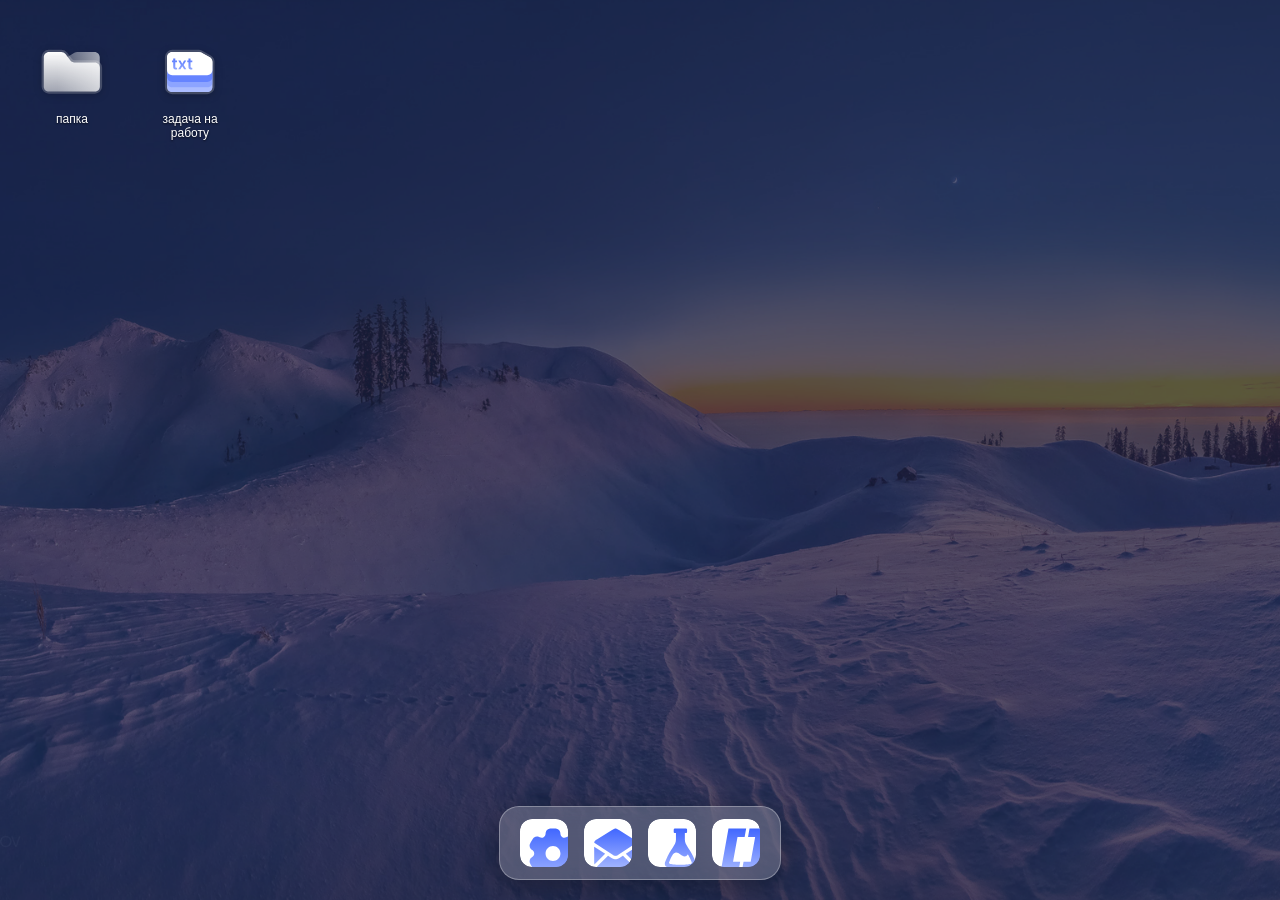
<file: index.html>
<!DOCTYPE html>
<html lang="ru">
<head>
    <meta charset="UTF-8">
    <meta name="viewport" content="width=device-width, initial-scale=1.0">
    <title>Desktop</title>
    <link rel="stylesheet" href="styles/main.css">
</head>
<body>
    <!-- Desktop Container -->
    <div class="desktop">
        <!-- Background -->
        <div class="desktop-background"></div>
        
        <!-- Desktop Icons -->
        <div class="desktop-icons">
            <!-- Folder Icon -->
            <div class="desktop-item folder" data-type="folder">
                <div class="icon-container">
                    <img src="assets/icons/folder.svg" alt="Folder" class="icon">
                </div>
                <span class="icon-label">папка</span>
            </div>
            
            <!-- Task Document -->
            <div class="desktop-item document" data-type="task-document" style="top: 40px; left: 150px;">
                <div class="icon-container">
                    <img src="assets/icons/document.svg" alt="Document" class="icon">
                </div>
                <span class="icon-label">задача на работу</span>
            </div>
        </div>
        
        <!-- Dock -->
        <div class="dock">
            <div class="dock-container">
                <div class="dock-item app" data-app="app1">
                    <img src="assets/icons/app1.svg" alt="App 1" class="dock-icon">
                </div>
                <div class="dock-item app" data-app="app2">
                    <img src="assets/icons/app2.svg" alt="App 2" class="dock-icon">
                </div>
                <div class="dock-item app" data-app="app3">
                    <img src="assets/icons/app3.svg" alt="App 3" class="dock-icon">
                </div>
                <div class="dock-item app" data-app="app4">
                    <img src="assets/icons/app4.svg" alt="App 4" class="dock-icon">
                </div>
            </div>
        </div>
        
        <!-- Modal Windows -->
        <div class="modal-overlay" id="modalOverlay">
            <!-- App Modal -->
            <div class="modal app-modal" id="appModal">
                <div class="modal-header">
                    <div class="window-controls">
                        <button class="control-btn close-btn" id="closeBtn"></button>
                        <button class="control-btn minimize-btn"></button>
                        <button class="control-btn maximize-btn"></button>
                    </div>
                    <div class="modal-title" id="modalTitle">Application</div>
                </div>
                <div class="modal-content" id="modalContent">
                    <!-- App content will be loaded here -->
                </div>
            </div>
            
            <!-- Folder Modal -->
            <div class="modal folder-modal" id="folderModal">
                <div class="modal-header">
                    <div class="window-controls">
                        <button class="control-btn close-btn" id="folderCloseBtn"></button>
                        <button class="control-btn minimize-btn"></button>
                        <button class="control-btn maximize-btn"></button>
                    </div>
                    <div class="modal-title">папка</div>
                </div>
                <div class="modal-content">
                    <div class="folder-content">
                        <div class="folder-item document-item" data-type="document">
                            <div class="folder-icon-container">
                                <img src="assets/icons/document.svg" alt="Document" class="folder-icon">
                            </div>
                            <span class="folder-item-label">привет.txt</span>
                        </div>
                    </div>
                </div>
            </div>
            
            <!-- Text Document Modal -->
            <div class="modal document-modal" id="documentModal">
                <div class="modal-header">
                    <div class="window-controls">
                        <button class="control-btn close-btn" id="docCloseBtn"></button>
                        <button class="control-btn minimize-btn"></button>
                        <button class="control-btn maximize-btn"></button>
                    </div>
                    <div class="modal-title">привет.txt</div>
                </div>
                <div class="modal-content">
                    <div class="text-document">
                        <p style="color: #ff4444; font-weight: bold; text-align: center; font-size: 16px;">🔒 ФАЙЛ ЗАШИФРОВАН 🔒</p>
                        <p style="text-align: center; margin-top: 20px; color: #666;">требуется доступ 2 уровня</p>
                    </div>
                </div>
            </div>
            
            <!-- Task Document Modal -->
            <div class="modal document-modal" id="taskDocumentModal">
                <div class="modal-header">
                    <div class="window-controls">
                        <button class="control-btn close-btn" id="taskDocCloseBtn"></button>
                        <button class="control-btn minimize-btn"></button>
                        <button class="control-btn maximize-btn"></button>
                    </div>
                    <div class="modal-title">задача на работу</div>
                </div>
                <div class="modal-content">
                    <div class="text-document">
                        <h3 style="text-align: center; margin-bottom: 20px; color: #333;">📋 ЗАДАЧА НА ДЕНЬ</h3>
                        <table style="width: 100%; border-collapse: collapse; margin-top: 20px;">
                            <thead>
                                <tr style="background: rgba(0, 0, 0, 0.1);">
                                    <th style="border: 1px solid #ccc; padding: 10px; text-align: left;">Отдел</th>
                                    <th style="border: 1px solid #ccc; padding: 10px; text-align: left;">Работник</th>
                                </tr>
                            </thead>
                            <tbody>
                                <tr>
                                    <td style="border: 1px solid #ccc; padding: 10px;">Лаборатория</td>
                                    <td style="border: 1px solid #ccc; padding: 10px;">Химик</td>
                                </tr>
                                <tr>
                                    <td style="border: 1px solid #ccc; padding: 10px;">Кабинет главного ученого</td>
                                    <td style="border: 1px solid #ccc; padding: 10px;">Главный ученый</td>
                                </tr>
                                <tr>
                                    <td style="border: 1px solid #ccc; padding: 10px;">Инженерная</td>
                                    <td style="border: 1px solid #ccc; padding: 10px;">Инженер</td>
                                </tr>
                                <tr>
                                    <td style="border: 1px solid #ccc; padding: 10px;">Кабинет юриста</td>
                                    <td style="border: 1px solid #ccc; padding: 10px;">Юрист</td>
                                </tr>
                                <tr>
                                    <td style="border: 1px solid #ccc; padding: 10px;">Охрана</td>
                                    <td style="border: 1px solid #ccc; padding: 10px;">Охранник</td>
                                </tr>
                            </tbody>
                        </table>
                        <p style="margin-top: 20px; text-align: center; font-style: italic; color: #666;">
                            Нужно пройти их в вашем порядке. Цель на день.
                        </p>
                    </div>
                </div>
            </div>
        </div>
    </div>
    
    <script src="scripts/main.js"></script>
</body>
</html>
</file>
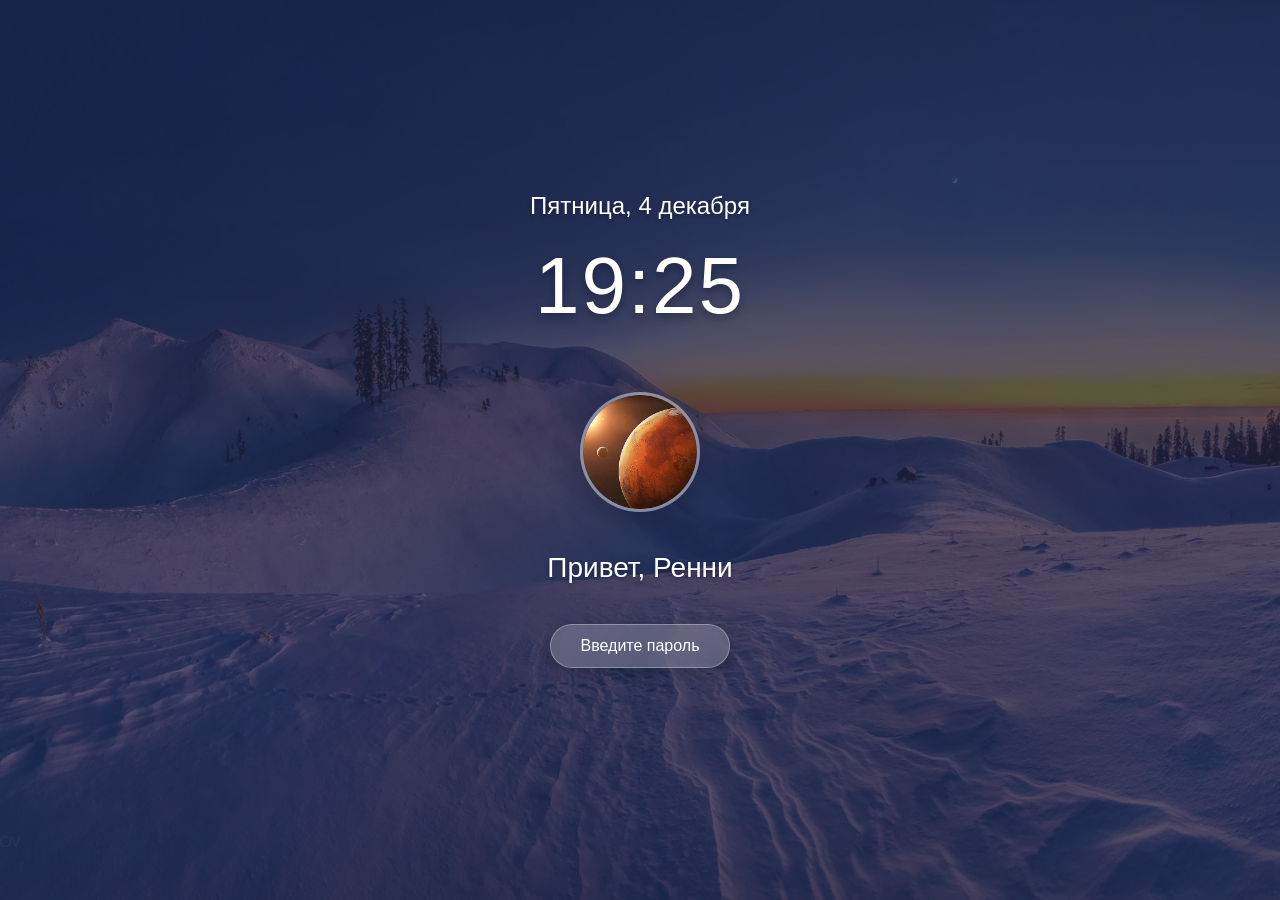
<file: password.html>
<!DOCTYPE html>
<html lang="ru">
<head>
    <meta charset="UTF-8">
    <meta name="viewport" content="width=device-width, initial-scale=1.0">
    <title>Password</title>
    <link rel="stylesheet" href="styles/password.css">
</head>
<body>
    <div class="password-container">
        <!-- Date and Day -->
        <div class="date-section">
            <div class="day-date" id="dayDate">Четверг, 10 июля</div>
            <div class="time" id="currentTime">00:04</div>
        </div>
        
        <!-- User Avatar -->
        <div class="avatar-section">
            <div class="avatar-container">
                <div class="avatar-circle">
                    <img src="assets/images/user-avatar.png" alt="User Avatar" class="user-avatar">
                </div>
            </div>
        </div>
        
        <!-- Greeting -->
        <div class="greeting-section">
            <div class="greeting-text">Привет, Ренни</div>
        </div>
        
        <!-- Password Input -->
        <div class="password-section">
            <button class="password-button" id="passwordButton">
                Введите пароль
            </button>
        </div>
        
        <!-- Password Modal -->
        <div class="password-modal" id="passwordModal">
            <div class="password-modal-content">
                <div class="password-input-container">
                    <input type="password" id="passwordInput" placeholder="Введите пароль" autocomplete="off">
                    <div class="password-buttons">
                        <button class="cancel-btn" id="cancelBtn">Отмена</button>
                        <button class="submit-btn" id="submitBtn">Войти</button>
                    </div>
                </div>
            </div>
        </div>
    </div>
    
    <script src="scripts/password.js"></script>
</body>
</html>
</file>
<file: styles/main.css>
/* Reset and Base Styles */
* {
    margin: 0;
    padding: 0;
    box-sizing: border-box;
}

body {
    font-family: -apple-system, BlinkMacSystemFont, 'Segoe UI', Roboto, sans-serif;
    overflow: hidden;
    height: 100vh;
    width: 100vw;
}

/* Desktop Container */
.desktop {
    position: relative;
    width: 100vw;
    height: 100vh;
    overflow: hidden;
}

/* Desktop Background */
.desktop-background {
    position: absolute;
    top: 0;
    left: 0;
    width: 100%;
    height: 100%;
    background: linear-gradient(135deg, #1e3c72 0%, #2a5298 50%, #4a90e2 100%);
    background-image: url('../assets/images/wallpaper.png');
    background-size: cover;
    background-position: center;
    background-repeat: no-repeat;
    z-index: 1;
}

/* Desktop Icons */
.desktop-icons {
    position: absolute;
    top: 0;
    left: 0;
    width: 100%;
    height: 100%;
    z-index: 2;
    padding: 20px;
}

.desktop-item {
    position: absolute;
    display: flex;
    flex-direction: column;
    align-items: center;
    cursor: pointer;
    user-select: none;
    transition: transform 0.2s ease;
}

.desktop-item:hover {
    transform: scale(1.05);
}

.desktop-item.folder {
    top: 40px;
    left: 40px;
}

.icon-container {
    width: 64px;
    height: 64px;
    margin-bottom: 8px;
    display: flex;
    align-items: center;
    justify-content: center;
}

.icon {
    width: 100%;
    height: 100%;
    object-fit: contain;
    filter: drop-shadow(0 2px 4px rgba(0, 0, 0, 0.3));
}

.icon-label {
    color: white;
    font-size: 12px;
    font-weight: 500;
    text-shadow: 0 1px 2px rgba(0, 0, 0, 0.7);
    text-align: center;
    max-width: 80px;
    word-wrap: break-word;
}

/* Dock */
.dock {
    position: absolute;
    bottom: 20px;
    left: 50%;
    transform: translateX(-50%);
    z-index: 3;
}

.dock-container {
    display: flex;
    align-items: center;
    gap: 8px;
    padding: 8px 16px;
    background: rgba(255, 255, 255, 0.2);
    backdrop-filter: blur(20px);
    border-radius: 20px;
    border: 1px solid rgba(255, 255, 255, 0.3);
    box-shadow: 0 8px 32px rgba(0, 0, 0, 0.3);
}

.dock-item {
    width: 56px;
    height: 56px;
    display: flex;
    align-items: center;
    justify-content: center;
    cursor: pointer;
    transition: transform 0.2s ease;
    border-radius: 12px;
    overflow: hidden;
}

.dock-item:hover {
    transform: scale(1.1) translateY(-4px);
}

.dock-icon {
    width: 48px;
    height: 48px;
    object-fit: contain;
}

/* Modal Overlay */
.modal-overlay {
    position: fixed;
    top: 0;
    left: 0;
    width: 100%;
    height: 100%;
    background: rgba(0, 0, 0, 0.3);
    backdrop-filter: blur(5px);
    z-index: 1000;
    display: none;
    align-items: center;
    justify-content: center;
}

.modal-overlay.active {
    display: flex;
}

/* Modal Windows */
.modal {
    background: rgba(255, 255, 255, 0.8);
    backdrop-filter: blur(20px);
    border-radius: 12px;
    box-shadow: 0 20px 60px rgba(0, 0, 0, 0.4);
    overflow: hidden;
    min-width: 400px;
    min-height: 300px;
    max-width: 80vw;
    max-height: 80vh;
    display: none;
    flex-direction: column;
    animation: modalAppear 0.3s ease-out;
    border: 1px solid rgba(255, 255, 255, 0.3);
}

.modal.active {
    display: flex;
}

@keyframes modalAppear {
    from {
        opacity: 0;
        transform: scale(0.9) translateY(-20px);
    }
    to {
        opacity: 1;
        transform: scale(1) translateY(0);
    }
}

/* Modal Header */
.modal-header {
    display: flex;
    align-items: center;
    padding: 12px 16px;
    background: rgba(246, 246, 246, 0.8);
    backdrop-filter: blur(10px);
    border-bottom: 1px solid rgba(224, 224, 224, 0.5);
    position: relative;
}

.window-controls {
    display: flex;
    gap: 8px;
    margin-right: 16px;
}

.control-btn {
    width: 12px;
    height: 12px;
    border-radius: 50%;
    border: none;
    cursor: pointer;
    transition: opacity 0.2s ease;
}

.control-btn:hover {
    opacity: 0.8;
}

.close-btn {
    background: #ff5f57;
}

.minimize-btn {
    background: #ffbd2e;
}

.maximize-btn {
    background: #28ca42;
}

.modal-title {
    font-size: 14px;
    font-weight: 600;
    color: #333;
    position: absolute;
    left: 50%;
    transform: translateX(-50%);
}

/* Modal Content */
.modal-content {
    flex: 1;
    padding: 20px;
    overflow: auto;
}

/* Text Document Styles */
.text-document {
    font-family: 'SF Mono', Monaco, 'Cascadia Code', 'Roboto Mono', Consolas, 'Courier New', monospace;
    font-size: 14px;
    line-height: 1.6;
    color: #333;
}

.text-document p {
    margin-bottom: 16px;
}

/* App Modal Specific Styles */
.app-modal .modal-content {
    display: flex;
    align-items: center;
    justify-content: center;
    font-size: 18px;
    color: #666;
}

/* Folder Modal Specific Styles */
.folder-modal {
    min-width: 600px;
    min-height: 450px;
}

.folder-content {
    display: grid;
    grid-template-columns: repeat(auto-fill, minmax(80px, 1fr));
    gap: 20px;
    padding: 20px;
}

.folder-item {
    display: flex;
    flex-direction: column;
    align-items: center;
    cursor: pointer;
    user-select: none;
    transition: transform 0.2s ease;
    padding: 10px;
    border-radius: 8px;
}

.folder-item:hover {
    transform: scale(1.05);
    background: rgba(0, 0, 0, 0.05);
}

.folder-icon-container {
    width: 48px;
    height: 48px;
    margin-bottom: 8px;
    display: flex;
    align-items: center;
    justify-content: center;
}

.folder-icon {
    width: 100%;
    height: 100%;
    object-fit: contain;
}

.folder-item-label {
    font-size: 12px;
    font-weight: 500;
    color: #333;
    text-align: center;
    max-width: 70px;
    word-wrap: break-word;
    line-height: 1.2;
}

/* Document Modal Specific Styles */
.document-modal {
    min-width: 500px;
    min-height: 400px;
}

/* Responsive Design */
@media (max-width: 768px) {
    .dock-container {
        gap: 6px;
        padding: 6px 12px;
    }
    
    .dock-item {
        width: 48px;
        height: 48px;
    }
    
    .dock-icon {
        width: 40px;
        height: 40px;
    }
    
    .modal {
        min-width: 90vw;
        min-height: 60vh;
        margin: 20px;
    }
    
    .desktop-item.folder {
        top: 20px;
        left: 20px;
    }
    
    .icon-container {
        width: 56px;
        height: 56px;
    }
}
</file>
<file: styles/password.css>
/* Reset and Base Styles */
* {
    margin: 0;
    padding: 0;
    box-sizing: border-box;
}

body {
    font-family: -apple-system, BlinkMacSystemFont, 'Segoe UI', Roboto, sans-serif;
    overflow: hidden;
    height: 100vh;
    width: 100vw;
    background: url('../assets/images/wallpaper.png') center center / cover no-repeat,
                linear-gradient(135deg, #1e3c72 0%, #2a5298 50%, #4a90e2 100%);
    display: flex;
    align-items: center;
    justify-content: center;
}

/* Password Container */
.password-container {
    display: flex;
    flex-direction: column;
    align-items: center;
    justify-content: center;
    height: 100vh;
    width: 100vw;
    text-align: center;
    color: white;
}

/* Date Section */
.date-section {
    margin-bottom: 40px;
}

.day-date {
    font-size: 24px;
    font-weight: 300;
    margin-bottom: 20px;
    text-shadow: 0 2px 4px rgba(0, 0, 0, 0.3);
}

.time {
    font-size: 80px;
    font-weight: 200;
    letter-spacing: 2px;
    text-shadow: 0 4px 8px rgba(0, 0, 0, 0.3);
    margin-bottom: 20px;
}

/* Avatar Section */
.avatar-section {
    margin-bottom: 40px;
}

.avatar-container {
    display: flex;
    align-items: center;
    justify-content: center;
}

.avatar-circle {
    width: 120px;
    height: 120px;
    border-radius: 50%;
    background: rgba(255, 255, 255, 0.2);
    border: 3px solid rgba(255, 255, 255, 0.3);
    backdrop-filter: blur(10px);
    display: flex;
    align-items: center;
    justify-content: center;
    overflow: hidden;
    box-shadow: 0 8px 32px rgba(0, 0, 0, 0.2);
}

.avatar-placeholder {
    width: 100%;
    height: 100%;
    background: rgba(255, 255, 255, 0.1);
    border-radius: 50%;
    display: flex;
    align-items: center;
    justify-content: center;
    position: relative;
}

.avatar-placeholder::before {
    content: '';
    width: 40px;
    height: 40px;
    background: rgba(255, 255, 255, 0.3);
    border-radius: 50%;
    position: absolute;
    top: 25px;
}

.avatar-placeholder::after {
    content: '';
    width: 60px;
    height: 60px;
    background: rgba(255, 255, 255, 0.3);
    border-radius: 50% 50% 50% 50% / 60% 60% 40% 40%;
    position: absolute;
    bottom: 15px;
}

/* User Avatar Image */
.user-avatar {
    width: 100%;
    height: 100%;
    object-fit: cover;
    border-radius: 50%;
}

/* Greeting Section */
.greeting-section {
    margin-bottom: 40px;
}

.greeting-text {
    font-size: 28px;
    font-weight: 300;
    text-shadow: 0 2px 4px rgba(0, 0, 0, 0.3);
}

/* Password Section */
.password-section {
    margin-bottom: 40px;
}

.password-button {
    background: rgba(255, 255, 255, 0.2);
    border: 1px solid rgba(255, 255, 255, 0.3);
    border-radius: 25px;
    padding: 12px 30px;
    color: white;
    font-size: 16px;
    font-weight: 400;
    cursor: pointer;
    transition: all 0.3s ease;
    backdrop-filter: blur(10px);
    box-shadow: 0 4px 16px rgba(0, 0, 0, 0.2);
}

.password-button:hover {
    background: rgba(255, 255, 255, 0.3);
    transform: translateY(-2px);
    box-shadow: 0 6px 20px rgba(0, 0, 0, 0.3);
}

.password-button:active {
    transform: translateY(0);
}

/* Password Modal */
.password-modal {
    position: fixed;
    top: 0;
    left: 0;
    width: 100%;
    height: 100%;
    background: rgba(0, 0, 0, 0.5);
    backdrop-filter: blur(10px);
    display: none;
    align-items: center;
    justify-content: center;
    z-index: 1000;
}

.password-modal.active {
    display: flex;
}

.password-modal-content {
    background: rgba(255, 255, 255, 0.9);
    backdrop-filter: blur(20px);
    border-radius: 16px;
    padding: 40px;
    box-shadow: 0 20px 60px rgba(0, 0, 0, 0.4);
    border: 1px solid rgba(255, 255, 255, 0.3);
    min-width: 350px;
    animation: modalAppear 0.3s ease-out;
}

@keyframes modalAppear {
    from {
        opacity: 0;
        transform: scale(0.9) translateY(-20px);
    }
    to {
        opacity: 1;
        transform: scale(1) translateY(0);
    }
}

.password-input-container {
    display: flex;
    flex-direction: column;
    gap: 20px;
}

#passwordInput {
    padding: 15px;
    border: 2px solid rgba(0, 0, 0, 0.1);
    border-radius: 8px;
    font-size: 16px;
    background: rgba(255, 255, 255, 0.8);
    outline: none;
    transition: border-color 0.3s ease;
}

#passwordInput:focus {
    border-color: #4a90e2;
}

.password-buttons {
    display: flex;
    gap: 15px;
    justify-content: flex-end;
}

.cancel-btn, .submit-btn {
    padding: 12px 24px;
    border: none;
    border-radius: 8px;
    font-size: 14px;
    font-weight: 500;
    cursor: pointer;
    transition: all 0.3s ease;
}

.cancel-btn {
    background: rgba(0, 0, 0, 0.1);
    color: #666;
}

.cancel-btn:hover {
    background: rgba(0, 0, 0, 0.2);
}

.submit-btn {
    background: #4a90e2;
    color: white;
}

.submit-btn:hover {
    background: #357abd;
    transform: translateY(-1px);
}

.submit-btn:active {
    transform: translateY(0);
}

/* Error state */
.password-input-container.error #passwordInput {
    border-color: #ff5f57;
    animation: shake 0.5s ease-in-out;
}

@keyframes shake {
    0%, 100% { transform: translateX(0); }
    25% { transform: translateX(-5px); }
    75% { transform: translateX(5px); }
}

/* Success state */
.success-message {
    color: #28ca42;
    font-size: 14px;
    text-align: center;
    margin-top: 10px;
}

/* Responsive Design */
@media (max-width: 768px) {
    .time {
        font-size: 60px;
    }
    
    .day-date {
        font-size: 20px;
    }
    
    .greeting-text {
        font-size: 24px;
    }
    
    .avatar-circle {
        width: 100px;
        height: 100px;
    }
    
    .password-modal-content {
        margin: 20px;
        min-width: auto;
        width: calc(100% - 40px);
    }
}

@media (max-width: 480px) {
    .time {
        font-size: 48px;
    }
    
    .day-date {
        font-size: 18px;
    }
    
    .greeting-text {
        font-size: 20px;
    }
    
    .avatar-circle {
        width: 80px;
        height: 80px;
    }
    
    .password-modal-content {
        padding: 30px 20px;
    }
}
</file>
